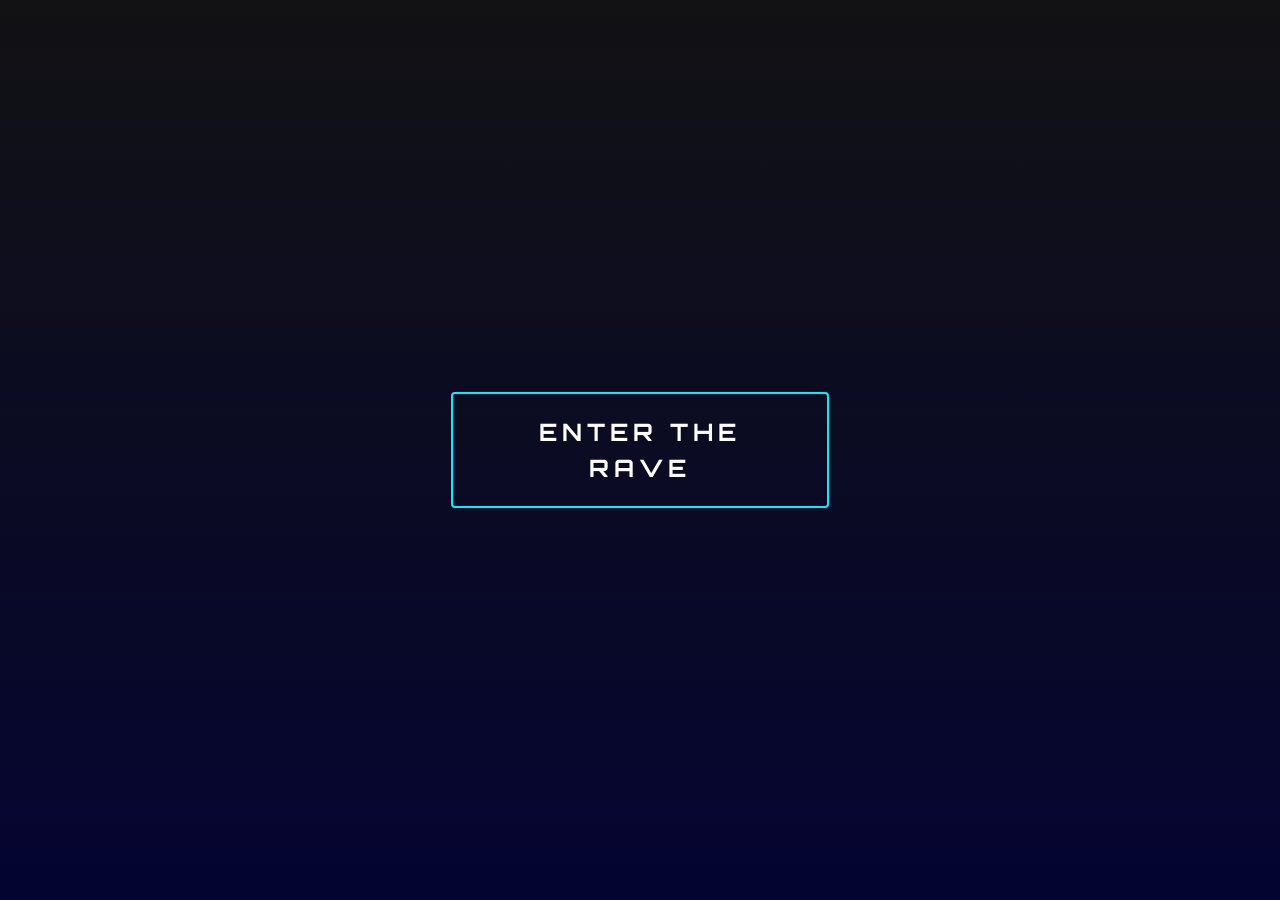
<file: index.html>
<!doctype html>
<html lang="en">
  <head>
    <meta charset="UTF-8" />
    <meta name="viewport" content="width=device-width, initial-scale=1.0" />
    <link rel="stylesheet" href="styles.css" />
    <title>Start button</title>
  </head>

  <body class="start">
    <a href="main_site.html"
      ><button class="rave-button">Enter the Rave</button></a
    >
  </body>
</html>

<!-- sry war gemini :C -->
</file>
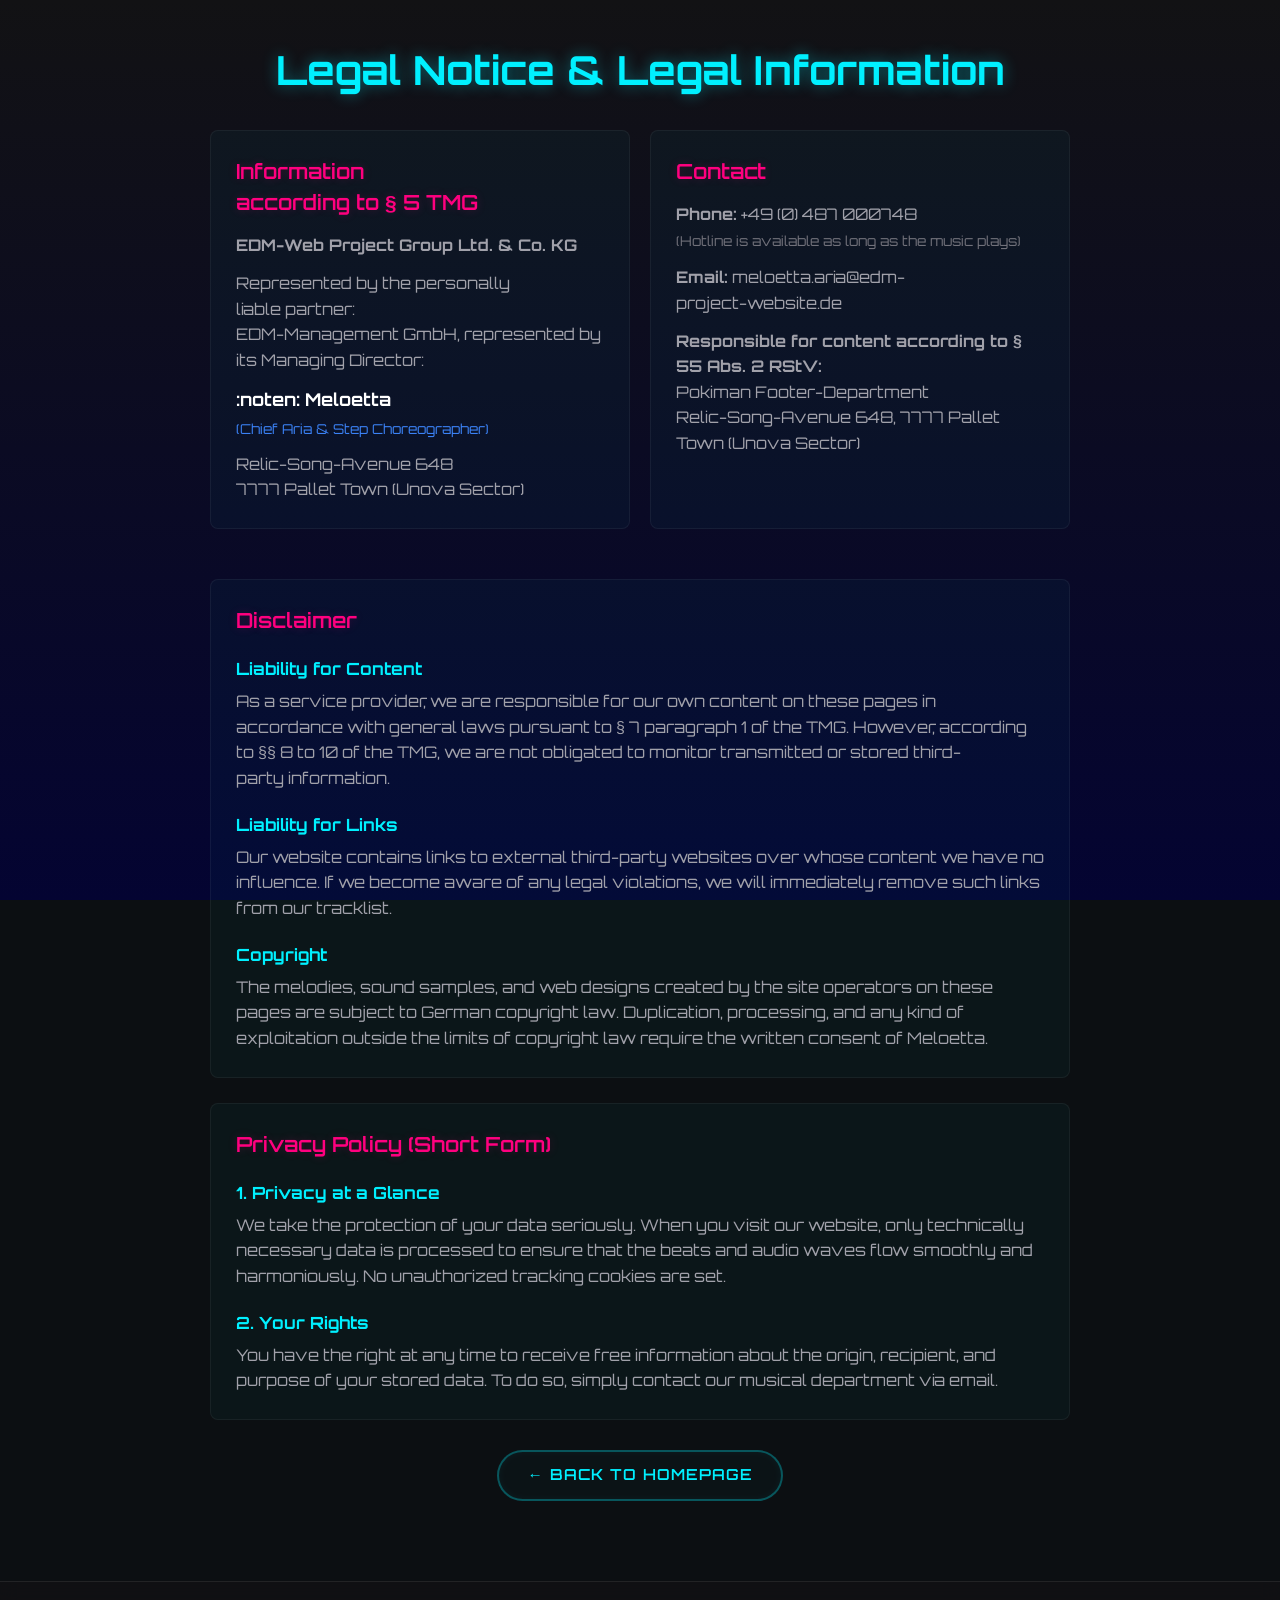
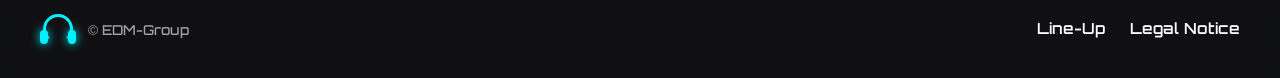
<file: impressum.html>
<!doctype html>
<html lang="en">
  <head>
    <meta charset="UTF-8" />
    <meta name="viewport" content="width=device-width, initial-scale=1.0" />
    <link rel="stylesheet" href="styles.css" />
    <title>Legal Notice & Privacy Policy | EDM</title>
  </head>
  <body>
    <header></header>
    <main class="impressum-container">
      <h1>Legal Notice & Legal Information</h1>
      <div class="impressum-grid">
        <section id="anbieter" class="impressum-section">
          <h2>Information according to § 5 TMG</h2>
          <p><strong>EDM-Web Project Group Ltd. & Co. KG</strong></p>
          <p>
            Represented by the personally liable partner:<br />
            EDM-Management GmbH, represented by its Managing Director:
          </p>
          <p class="ceo-badge">
            :noten: Meloetta
            <span class="ceo-title">(Chief Aria & Step Choreographer)</span>
          </p>
          <p>
            Relic-Song-Avenue 648<br />
            7777 Pallet Town (Unova Sector)
          </p>
        </section>
        <section id="kontakt" class="impressum-section">
          <h2>Contact</h2>
          <p>
            <strong>Phone:</strong> +49 (0) 487 000748<br />
            <span class="sub-text"
              >(Hotline is available as long as the music plays)</span
            >
          </p>
          <p><strong>Email:</strong> meloetta.aria@edm-project-website.de</p>
          <p>
            <strong
              >Responsible for content according to § 55 Abs. 2 RStV:</strong
            ><br />
            Pokiman Footer-Department<br />
            Relic-Song-Avenue 648, 7777 Pallet Town (Unova Sector)
          </p>
        </section>
      </div>
      <section id="disclaimer" class="impressum-section">
        <h2>Disclaimer</h2>
        <h3>Liability for Content</h3>
        <p>
          As a service provider, we are responsible for our own content on these
          pages in accordance with general laws pursuant to § 7 paragraph 1 of
          the TMG. However, according to §§ 8 to 10 of the TMG, we are not
          obligated to monitor transmitted or stored third-party information.
        </p>
        <h3>Liability for Links</h3>
        <p>
          Our website contains links to external third-party websites over whose
          content we have no influence. If we become aware of any legal
          violations, we will immediately remove such links from our tracklist.
        </p>
        <h3>Copyright</h3>
        <p>
          The melodies, sound samples, and web designs created by the site
          operators on these pages are subject to German copyright law.
          Duplication, processing, and any kind of exploitation outside the
          limits of copyright law require the written consent of Meloetta.
        </p>
      </section>
      <section id="datenschutz" class="impressum-section">
        <h2>Privacy Policy (Short Form)</h2>
        <h3>1. Privacy at a Glance</h3>
        <p>
          We take the protection of your data seriously. When you visit our
          website, only technically necessary data is processed to ensure that
          the beats and audio waves flow smoothly and harmoniously. No
          unauthorized tracking cookies are set.
        </p>
        <h3>2. Your Rights</h3>
        <p>
          You have the right at any time to receive free information about the
          origin, recipient, and purpose of your stored data. To do so, simply
          contact our musical department via email.
        </p>
      </section>
      <div class="btn-wrapper">
        <a href="main_site.html" class="back-btn">&larr; Back to Homepage</a>
      </div>
    </main>
    <footer>
      <div class="footer-container">
        <div class="copyright">
          <div class="headphones-mini">
            <div class="headband-mini"></div>
            <div class="earpad-mini left"></div>
            <div class="earpad-mini right"></div>
          </div>
          <span>&copy; EDM-Group</span>
        </div>
        <div class="footer-links">
          <a href="programmer.html">Line-Up</a>
          <a href="impressum.html">Legal Notice</a>
        </div>
      </div>
    </footer>
  </body>
</html>
</file>
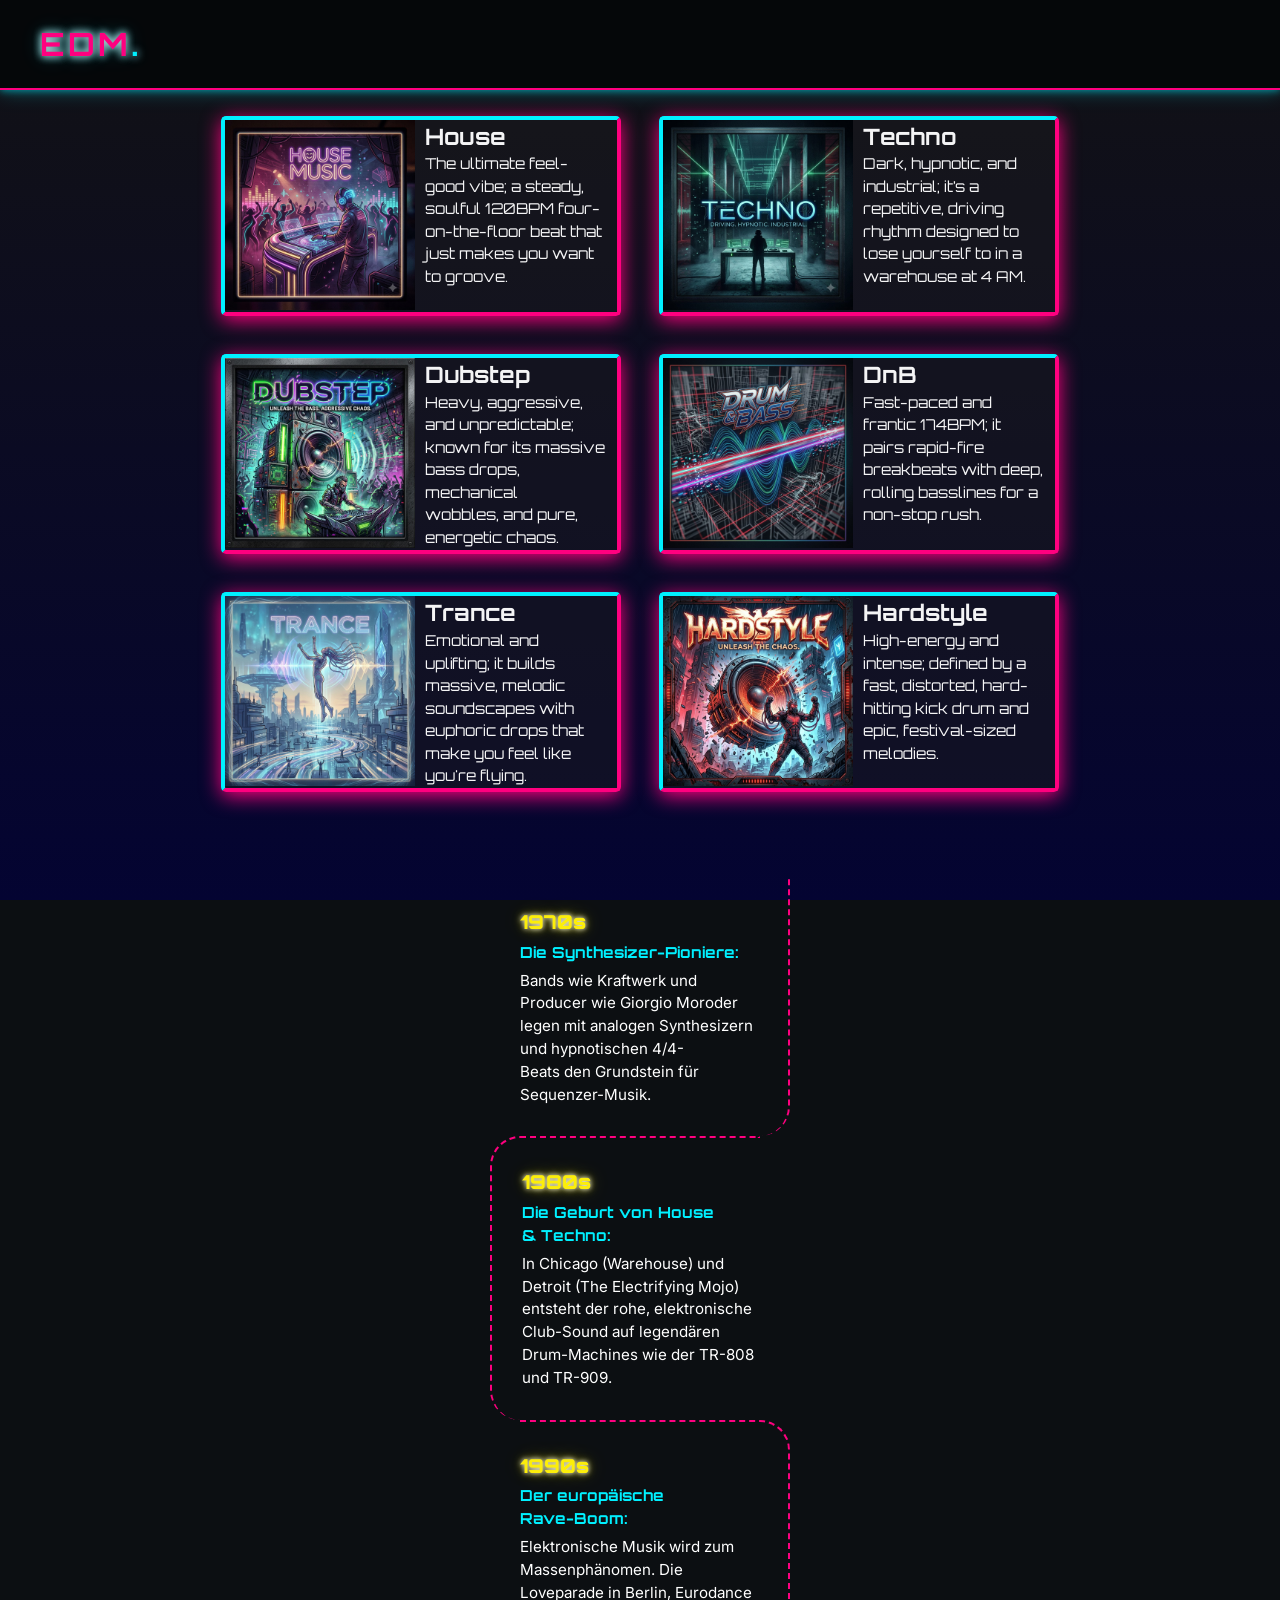
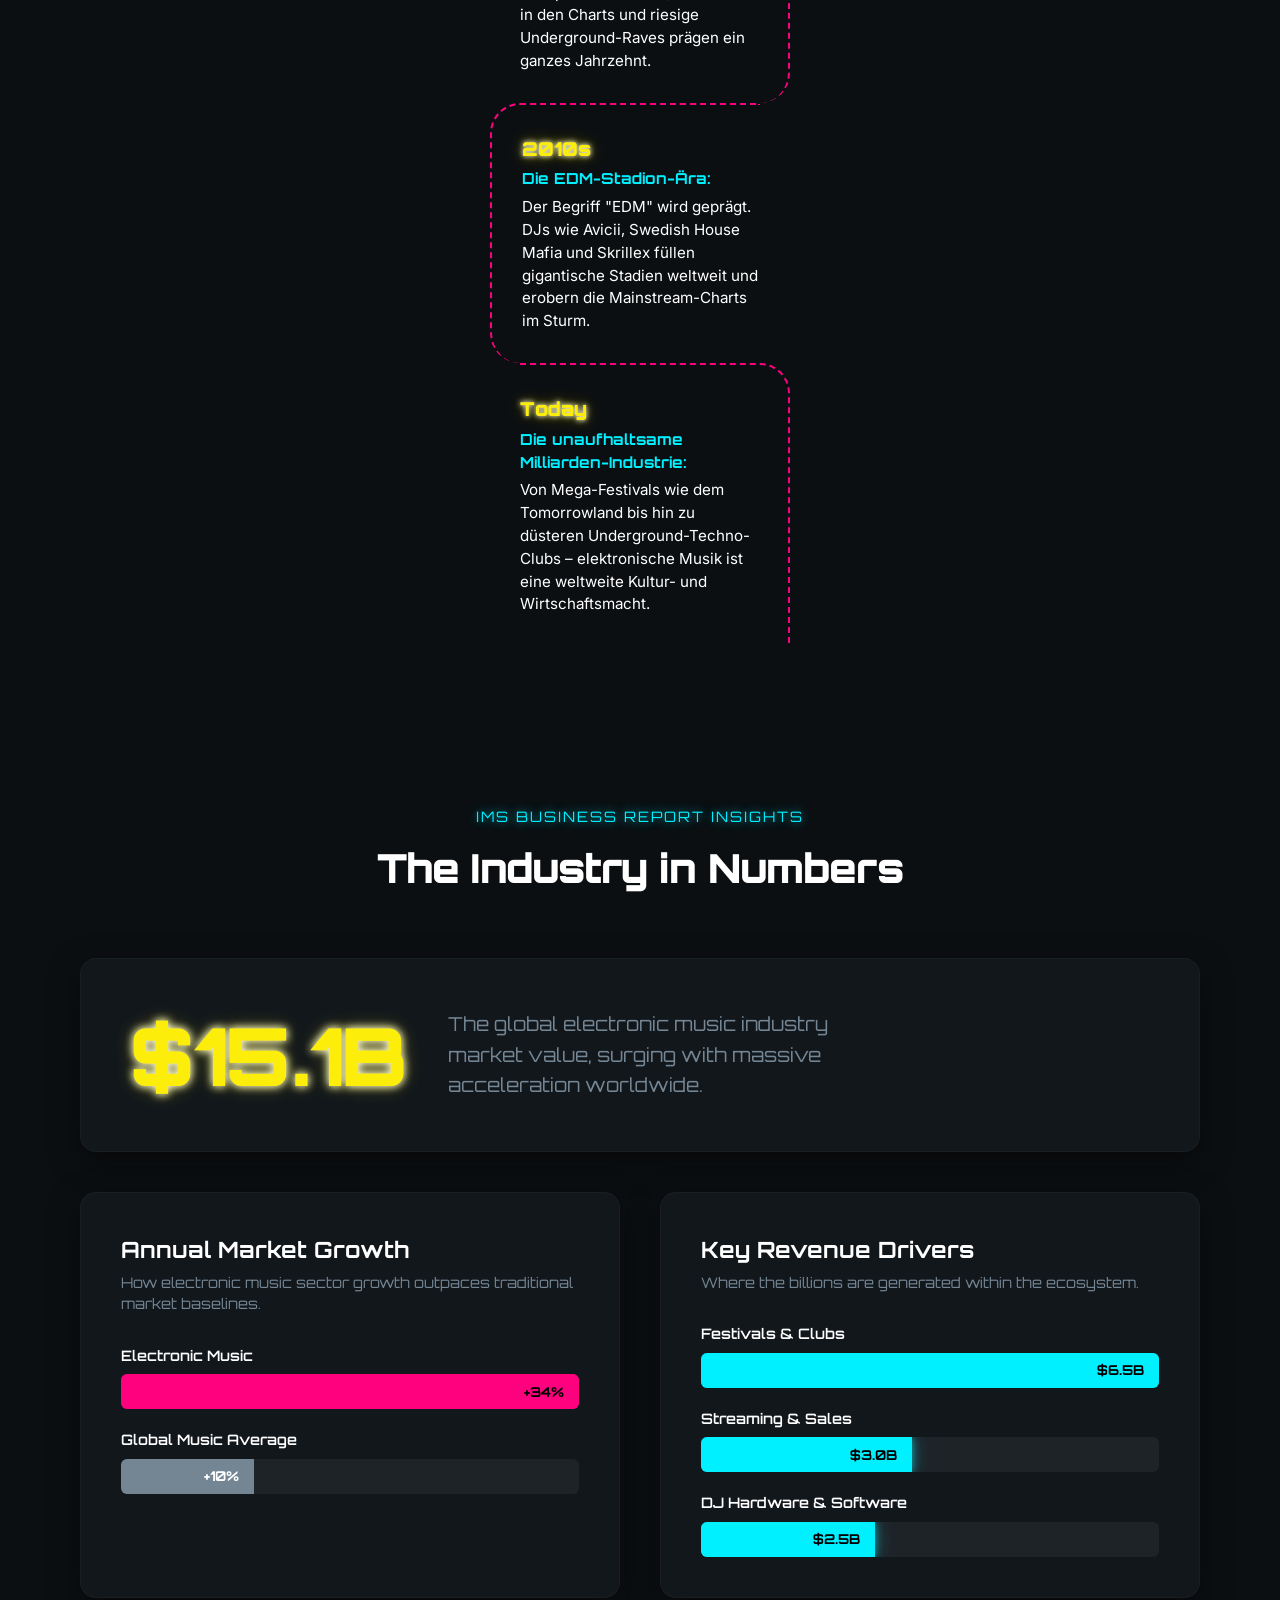
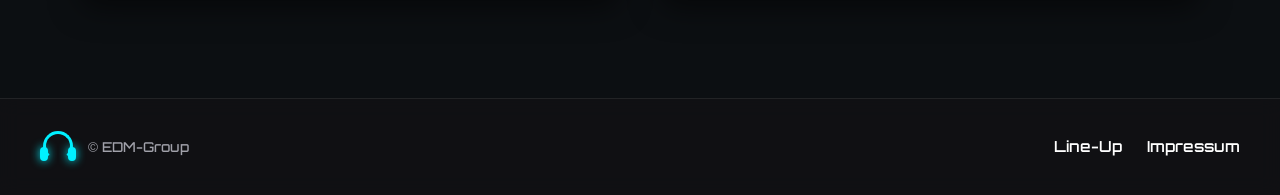
<file: main_site.html>
<!doctype html>
<html lang="en">
  <head>
    <meta charset="UTF-8" />
    <meta name="viewport" content="width=device-width, initial-scale=1.0" />
    <link rel="stylesheet" href="styles.css" />
    <title>EDM</title>
  </head>
  <body>
    <header class="main-header">
      <input type="checkbox" id="nav-toggle" class="nav-toggle-input" />

      <label for="nav-toggle" class="header-logo">
        <h1>EDM<span>.</span></h1>
      </label>

      <nav class="main-nav">
        <ul>
          <li><a href="#genre">Genre</a></li>
          <li><a href="#history">History</a></li>
          <li><a href="#stats">The Industry in Numbers</a></li>
        </ul>
      </nav>
    </header>
    <main>
      <section class="EDM_styles" id="genre">
        <div class="House">
          <img src="./images/88a548f6-4238-4b45-8863-85b1f746da8f.jpeg" alt="House_Visualization" />
          <div>
            <h2>House</h2>
            <p>
              The ultimate feel-good vibe; a steady, soulful 120BPM four-on-the-floor beat that just makes you want to
              groove.
            </p>
          </div>
        </div>
        <div class="Techno">
          <img src="./images/ecf1dd12-7a4b-40d8-b091-e772231c1ac8.jpeg" alt="Techno_Visualization" />
          <div>
            <h2>Techno</h2>
            <p>
              Dark, hypnotic, and industrial; it’s a repetitive, driving rhythm designed to lose yourself to in a
              warehouse at 4 AM.
            </p>
          </div>
        </div>
        <div class="Dubstep">
          <img src="./images/23f4d2d8-6d23-4689-bb74-20c51f5329fd.jpeg" alt="Dubstep_Visualization" />
          <div>
            <h2>Dubstep</h2>
            <p>
              Heavy, aggressive, and unpredictable; known for its massive bass drops, mechanical wobbles, and pure,
              energetic chaos.
            </p>
          </div>
        </div>
        <div class="DnB">
          <img src="./images/watermarked_img_1809203076940799902.jpg" alt="DnB_Visualization" />
          <div>
            <h2>DnB</h2>
            <p>
              Fast-paced and frantic 174BPM; it pairs rapid-fire breakbeats with deep, rolling basslines for a non-stop
              rush.
            </p>
          </div>
        </div>
        <div class="Trance">
          <img src="./images/9dacdf6d-8208-4ef3-b131-1d03ca072f71.jpeg" alt="Trance__Visualization" />
          <div>
            <h2>Trance</h2>
            <p>
              Emotional and uplifting; it builds massive, melodic soundscapes with euphoric drops that make you feel
              like you're flying.
            </p>
          </div>
        </div>
        <div class="Hardstyle">
          <img src="./images/f10d12fb-013a-4369-b927-e21b9540b8b9.jpeg" alt="Hardstyle_Visualization" />
          <div>
            <h2>Hardstyle</h2>
            <p>
              High-energy and intense; defined by a fast, distorted, hard-hitting kick drum and epic, festival-sized
              melodies.
            </p>
          </div>
        </div>
      </section>

      <section id="history" class="timeline-container">
        <div class="timeline">
          <p>
            <span class="timeline-year">1970s</span>
            <strong>Die Synthesizer-Pioniere:</strong> Bands wie Kraftwerk und Producer wie Giorgio Moroder legen mit
            analogen Synthesizern und hypnotischen 4/4-Beats den Grundstein für Sequenzer-Musik.
          </p>
          <p>
            <span class="timeline-year">1980s</span>
            <strong>Die Geburt von House & Techno:</strong> In Chicago (Warehouse) und Detroit (The Electrifying Mojo)
            entsteht der rohe, elektronische Club-Sound auf legendären Drum-Machines wie der TR-808 und TR-909.
          </p>
          <p>
            <span class="timeline-year">1990s</span>
            <strong>Der europäische Rave-Boom:</strong> Elektronische Musik wird zum Massenphänomen. Die Loveparade in
            Berlin, Eurodance in den Charts und riesige Underground-Raves prägen ein ganzes Jahrzehnt.
          </p>
          <p>
            <span class="timeline-year">2010s</span>
            <strong>Die EDM-Stadion-Ära:</strong> Der Begriff "EDM" wird geprägt. DJs wie Avicii, Swedish House Mafia
            und Skrillex füllen gigantische Stadien weltweit und erobern die Mainstream-Charts im Sturm.
          </p>
          <p>
            <span class="timeline-year">Today</span>
            <strong>Die unaufhaltsame Milliarden-Industrie:</strong> Von Mega-Festivals wie dem Tomorrowland bis hin zu
            düsteren Underground-Techno-Clubs – elektronische Musik ist eine weltweite Kultur- und Wirtschaftsmacht.
          </p>
        </div>
      </section>

      <section id="stats" class="stats-container">
        <div class="stats-header">
          <p class="stats-sub">IMS Business Report Insights</p>
          <h2>The Industry in Numbers</h2>
        </div>

        <div class="stats-hero-card">
          <div class="hero-number-wrap">
            <span class="hero-number">$15.1B</span>
          </div>
          <p class="hero-text">
            The global electronic music industry market value, surging with massive acceleration worldwide.
          </p>
        </div>

        <div class="stats-grid">
          <div class="stats-card">
            <h3>Annual Market Growth</h3>
            <p class="card-desc">How electronic music sector growth outpaces traditional market baselines.</p>

            <div class="chart-wrapper">
              <div class="chart-row">
                <div class="chart-label">Electronic Music</div>
                <div class="bar-container">
                  <div class="bar bar-magenta" style="width: 100%"><span>+34%</span></div>
                </div>
              </div>
              <div class="chart-row">
                <div class="chart-label">Global Music Average</div>
                <div class="bar-container">
                  <div class="bar bar-dark" style="width: 29%"><span>+10%</span></div>
                </div>
              </div>
            </div>
          </div>

          <div class="stats-card">
            <h3>Key Revenue Drivers</h3>
            <p class="card-desc">Where the billions are generated within the ecosystem.</p>

            <div class="chart-wrapper">
              <div class="chart-row">
                <div class="chart-label">Festivals & Clubs</div>
                <div class="bar-container">
                  <div class="bar bar-cyan" style="width: 100%"><span>$6.5B</span></div>
                </div>
              </div>
              <div class="chart-row">
                <div class="chart-label">Streaming & Sales</div>
                <div class="bar-container">
                  <div class="bar bar-cyan" style="width: 46%"><span>$3.0B</span></div>
                </div>
              </div>
              <div class="chart-row">
                <div class="chart-label">DJ Hardware & Software</div>
                <div class="bar-container">
                  <div class="bar bar-cyan" style="width: 38%"><span>$2.5B</span></div>
                </div>
              </div>
            </div>
          </div>
        </div>
      </section>
    </main>
    <footer>
      <div class="footer-container">
        <div class="copyright">
          <div class="headphones-mini">
            <div class="headband-mini"></div>
            <div class="earpad-mini left"></div>
            <div class="earpad-mini right"></div>
          </div>
          <span>&copy; EDM-Group</span>
        </div>

        <div class="footer-links">
          <a href="programmer.html">Line-Up</a>
          <a href="impressum.html">Impressum</a>
        </div>
      </div>
    </footer>
  </body>
</html>
</file>
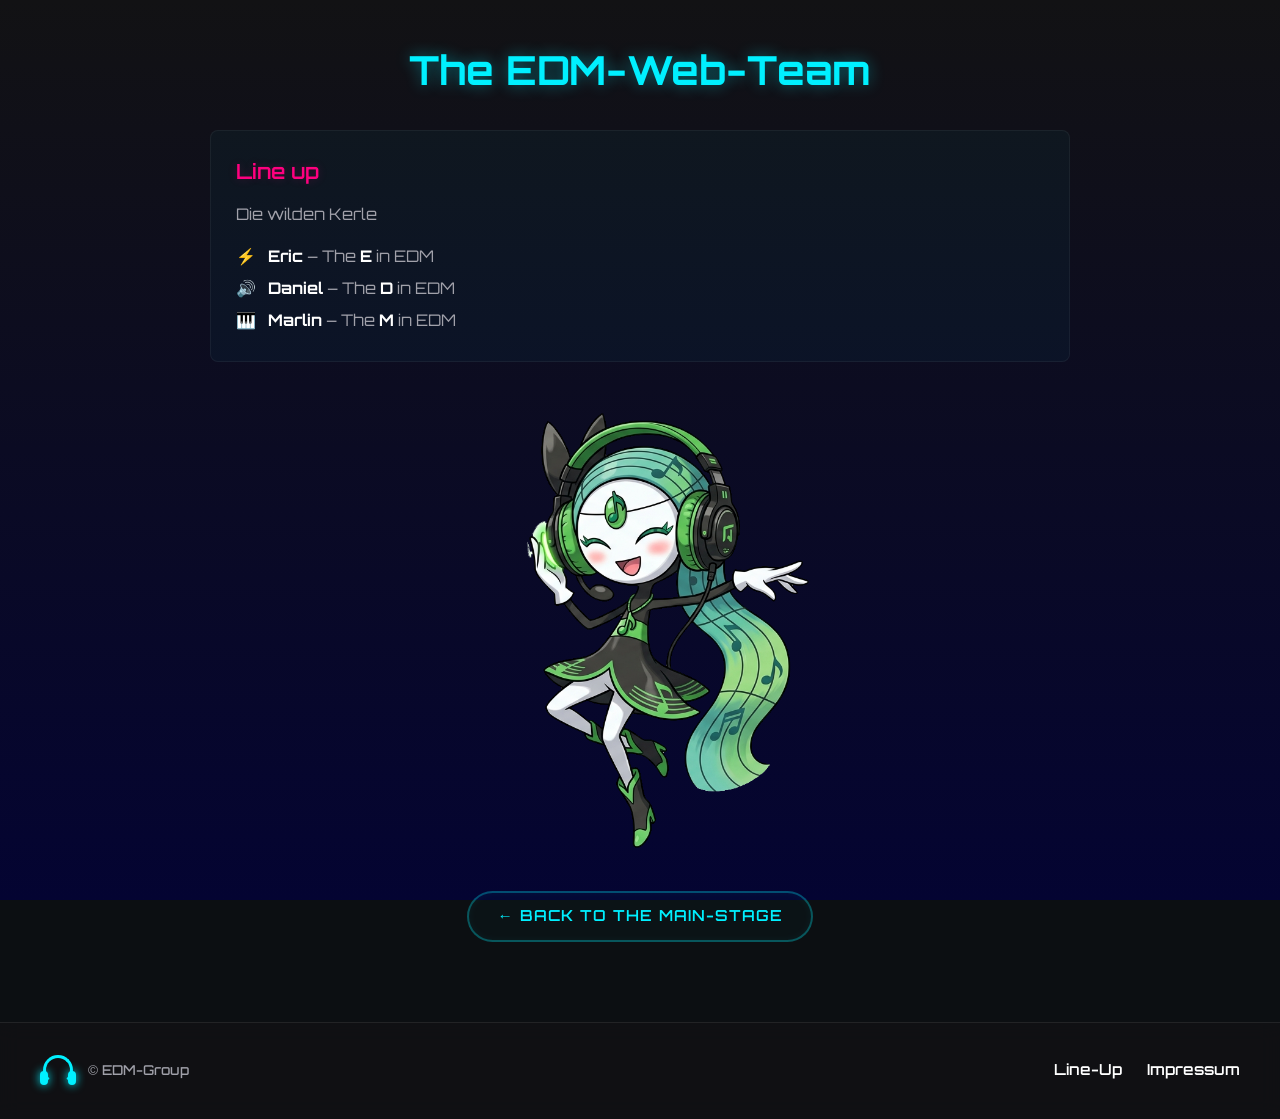
<file: programmer.html>
<!doctype html>
<html lang="de">
  <head>
    <meta charset="UTF-8" />
    <meta name="viewport" content="width=device-width, initial-scale=1.0" />
    <link rel="stylesheet" href="styles.css" />
    <title>The Team | EDM</title>
  </head>
  <body>
    <header></header>

    <main class="impressum-container">
      <h1>The EDM-Web-Team</h1>

      <section class="impressum-section">
        <h2>Line up</h2>
        <p>Die wilden Kerle</p>
        <ul class="team-list">
          <li>
            <span class="emoji">⚡</span> <strong>Eric</strong> – The
            <strong>E</strong> in EDM
          </li>
          <li>
            <span class="emoji">🔊</span> <strong>Daniel</strong> – The
            <strong>D</strong> in EDM
          </li>
          <li>
            <span class="emoji">🎹</span> <strong>Marlin</strong> – The
            <strong>M</strong> in EDM
          </li>
        </ul>
      </section>

      <div class="meloetta-wrapper">
        <img
          src="./images/meloetta.png"
          alt="Meloetta"
          class="dancing-meloetta"
        />
      </div>

      <div class="btn-wrapper">
        <a href="main_site.html" class="back-btn"
          >&larr; Back to the Main-Stage</a
        >
      </div>
    </main>

    <footer>
      <div class="footer-container">
        <div class="copyright">
          <div class="headphones-mini">
            <div class="headband-mini"></div>
            <div class="earpad-mini left"></div>
            <div class="earpad-mini right"></div>
          </div>
          <span>&copy; EDM-Group</span>
        </div>
        <div class="footer-links">
          <a href="programmer.html">Line-Up</a>
          <a href="impressum.html">Impressum</a>
        </div>
      </div>
    </footer>
  </body>
</html>
</file>
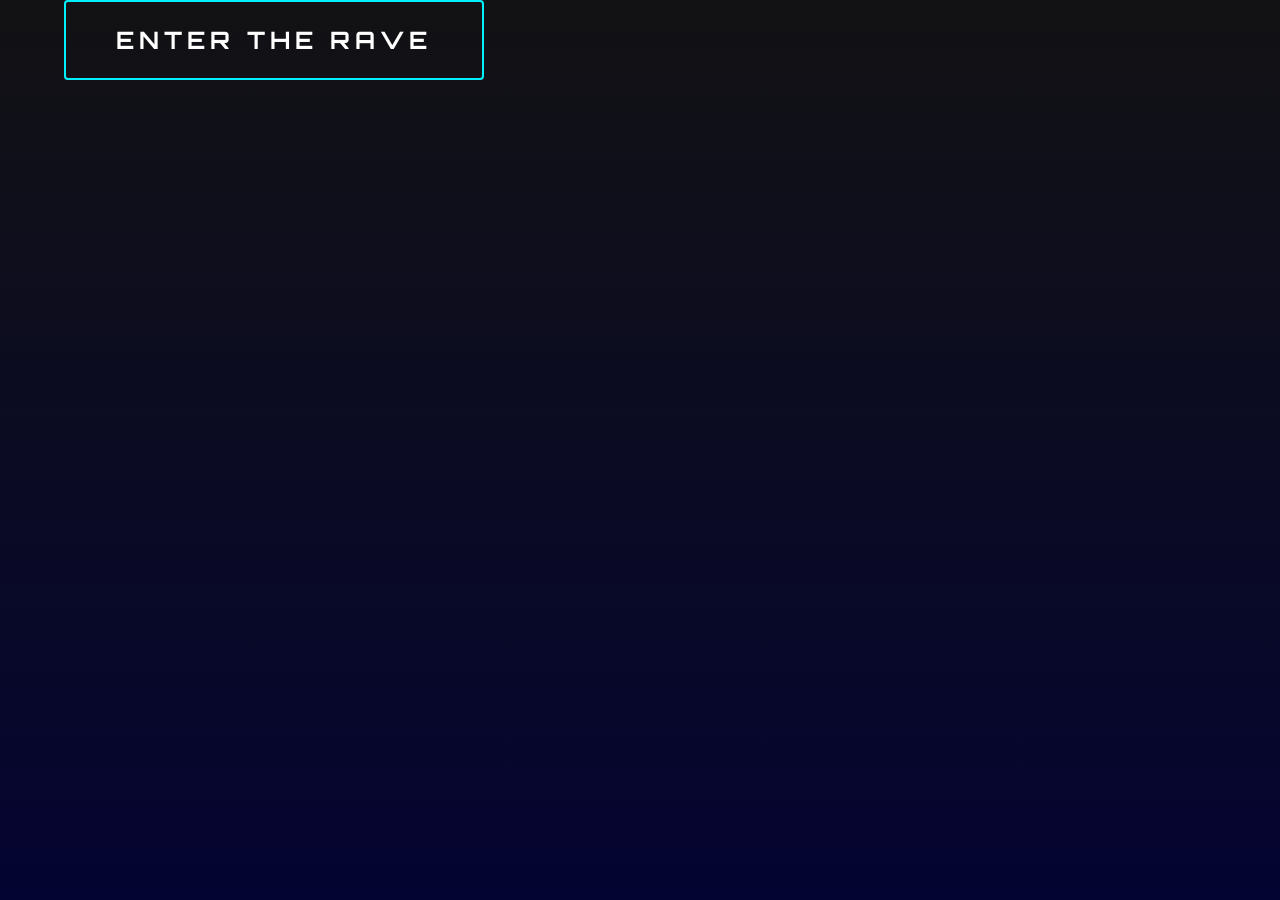
<file: starting_button.html>
<!doctype html>
<html lang="en">
  <head>
    <meta charset="UTF-8" />
    <meta name="viewport" content="width=device-width, initial-scale=1.0" />
    <link rel="stylesheet" href="styles.css" />
    <title>Starting button</title>
  </head>
  <body>
    <body>
      <div class="rave-container">
        <a href="index.html"
          ><button class="rave-button" href="index.html">
            Enter the Rave
          </button></a
        >
      </div>
    </body>
  </body>
</html>

<!-- All gemini made, sry :c -->
</file>
<file: styles.css>
/* 1. IMPORTS MÜSSEN GANZ OBEN STEHEN */
@import url("https://fonts.googleapis.com/css2?family=Inter:wght@400;600&family=Orbitron:wght@700;900&display=swap");
@import url("./body_styling/header.css");
@import url("./body_styling/main.css");
@import url("./body_styling/footer.css");
@import url("./body_styling/starting_button.css");

* {
  font-family: "Orbitron", sans-serif;
}

body {
  margin: 0;
  padding: 0;
  background: linear-gradient(to bottom, #121214, #040432);
  background-repeat: no-repeat;
  background-attachment: fixed; /* Dunkler EDM-Vibe-Hintergrund */
  color: #e4e4e7;
  font-family: sans-serif;
}

/* 2. GLOBALE CYBERPUNK VARIABLEN */
:root {
  /* Hintergründe */
  --bg-main: #0c0f12;
  --bg-card: #12171c;
  --bg-nav: #050709;

  /* Cyberpunk-Neonfarben */
  --cp-yellow: #fcee0a;
  --cp-cyan: #00f0ff;
  --cp-magenta: #ff007f;

  /* Textfarben */
  --text-primary: #ffffff;
  --text-secondary: #748593;

  /* Neon-Glow (Schatten) */
  --glow-yellow:
    0 0 8px rgba(252, 238, 10, 0.6), 0 0 20px rgba(252, 238, 10, 0.3);
  --glow-cyan: 0 0 8px rgba(0, 240, 255, 0.6), 0 0 20px rgba(0, 240, 255, 0.3);
  --glow-magenta:
    0 0 8px rgba(255, 0, 127, 0.6), 0 0 20px rgba(255, 0, 127, 0.3);
}

/* 3. MODERN RESET */
*,
*::before,
*::after {
  box-sizing: border-box;
}

*:not(dialog) {
  margin: 0;
}

@media (prefers-reduced-motion: no-preference) {
  html {
    interpolate-size: allow-keywords;
  }
}

html {
  scroll-behavior: smooth;
  scroll-padding-top: 80px;
}

body {
  line-height: 1.5;
  -webkit-font-smoothing: antialiased;

  /* Hintergrund mit echtem Cyberpunk-Vibe */
  background-color: var(--bg-main);
  color: var(--text-primary);
  font-family: "Inter", sans-serif;

  /* Grid-Layout */
  display: grid;
  min-height: 100vh;
  grid-template-rows: auto 1fr auto;
}

/* Media & Form Defaults */
img,
picture,
video,
canvas,
svg {
  display: block;
  max-width: 100%;
}

input,
button,
textarea,
select {
  font: inherit;
}

/* Text Wrapping */
p,
h1,
h2,
h3,
h4,
h5,
h6 {
  overflow-wrap: break-word;
}
p {
  text-wrap: pretty;
}
h1,
h2,
h3,
h4,
h5,
h6 {
  text-wrap: balance;
}

#root,
#__next {
  isolation: isolate;
}
/*copyright-styling*/
.copyright {
  color: #a1a1aa;
  font-size: 0.85rem;
  font-weight: 500;
  font-family: sans;
}
</file>
